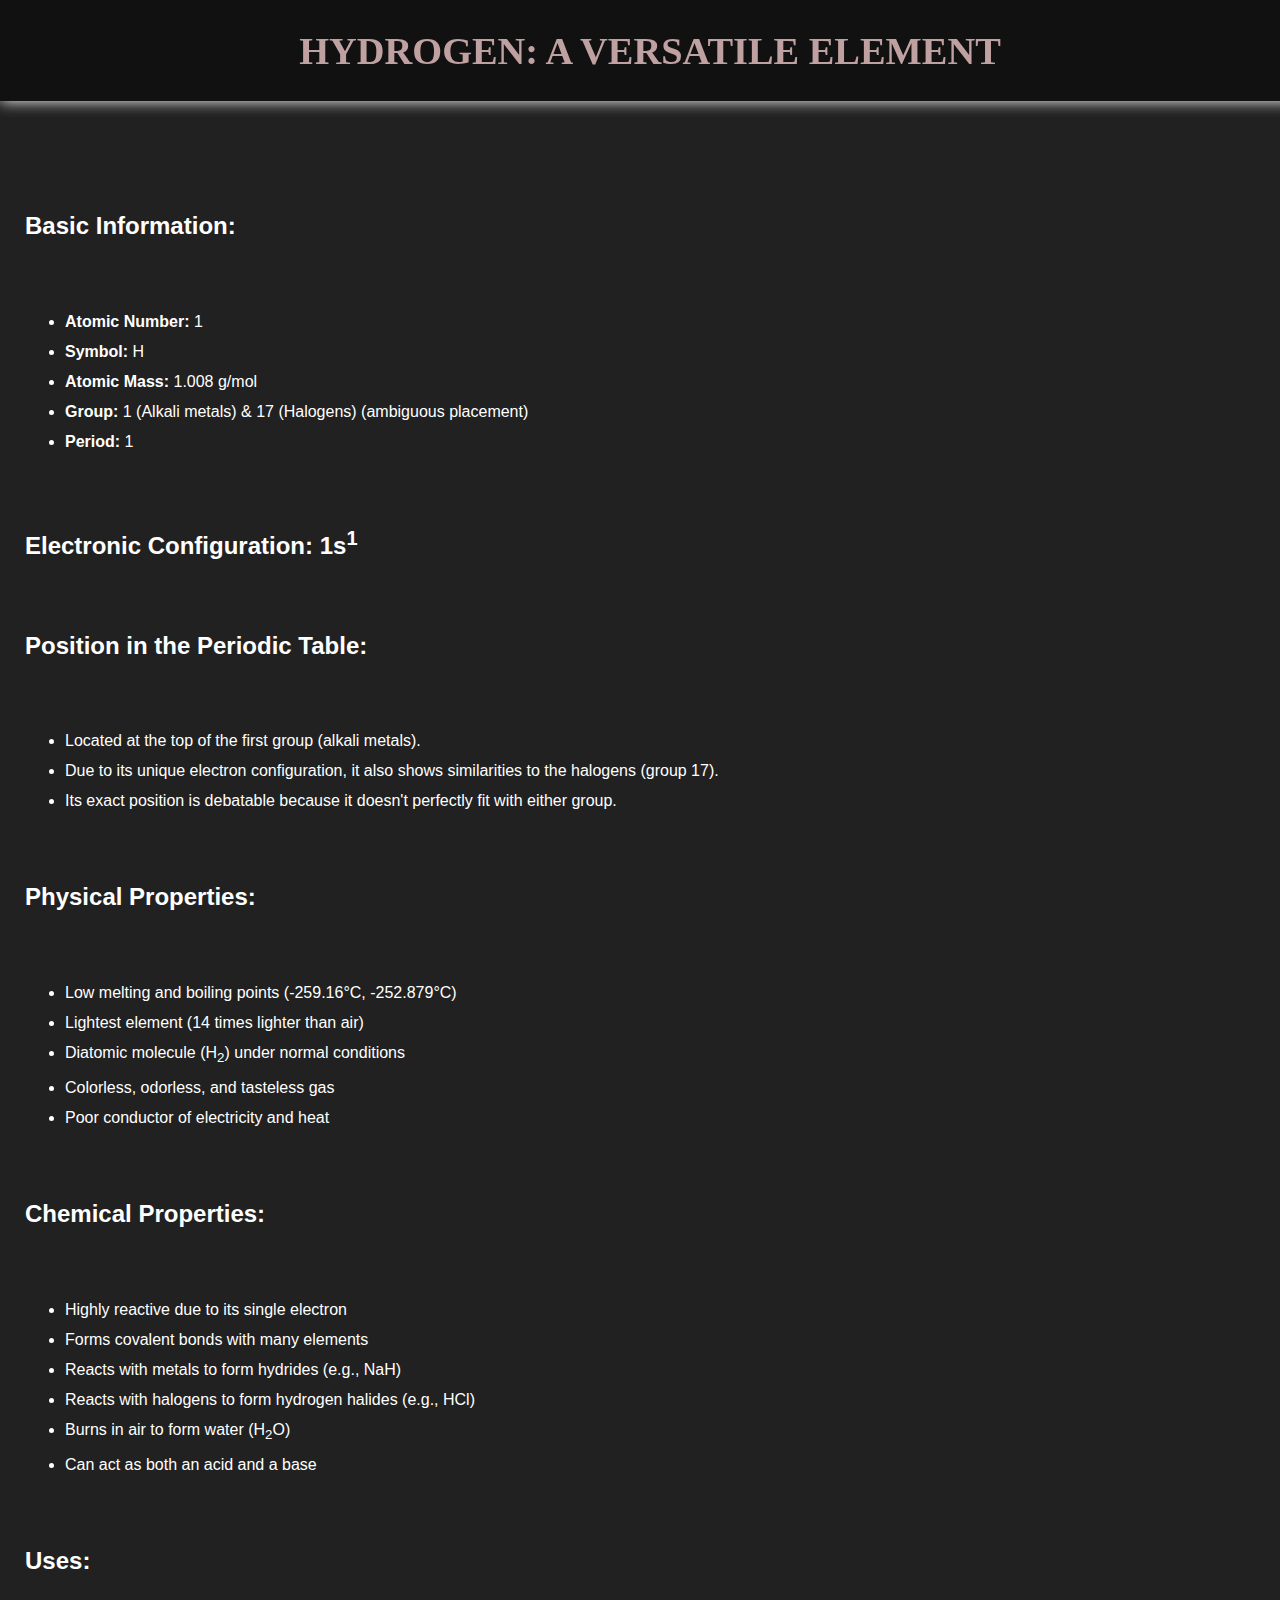
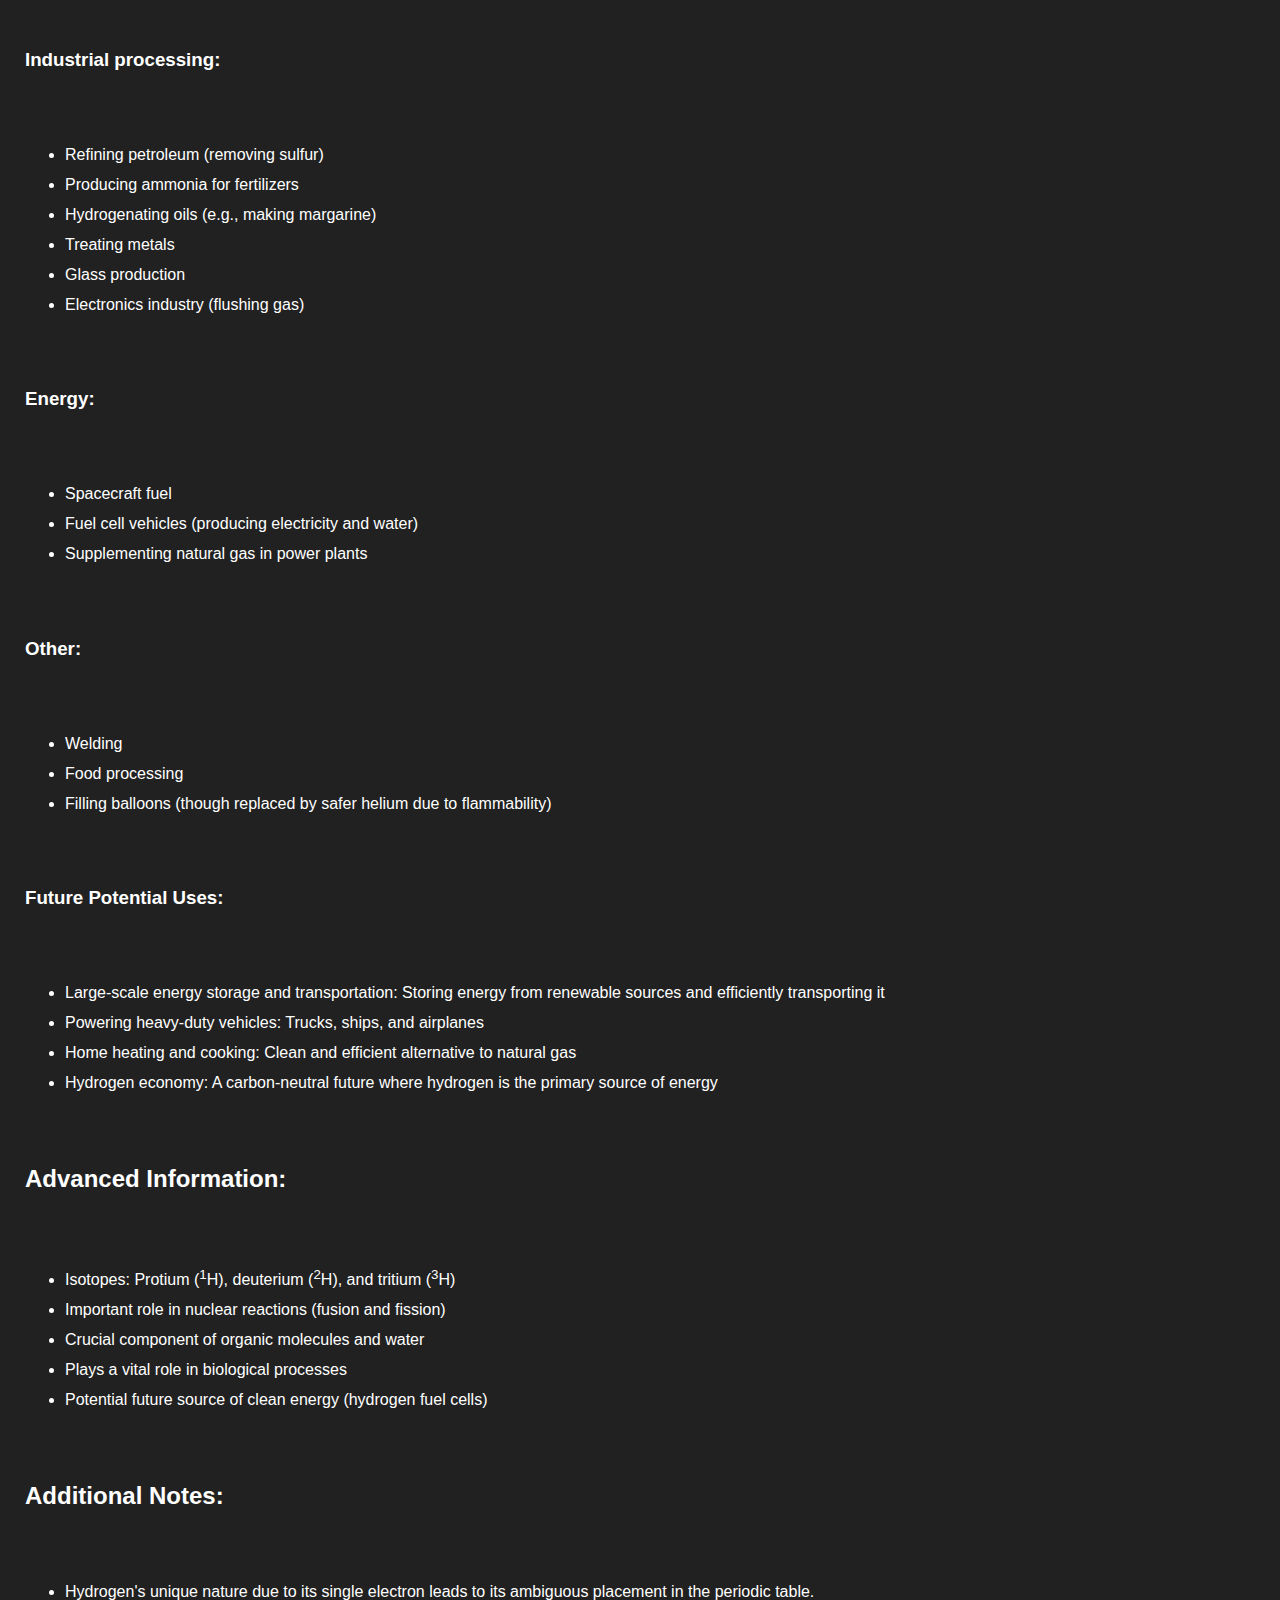
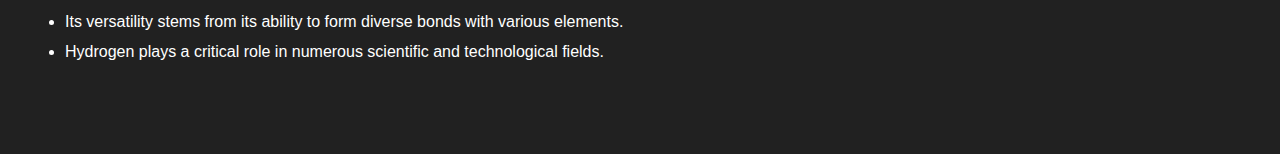
<file: n1hydrogen.html>
<!Doctype html>
<html>

<head>
  <title>Hydrogen</title>
  <link rel="stylesheet" href="elementstyle.css">
  <meta charset="utf-8">
  <meta name="viewport" content="width=device-width, initial-scale=1">
</head>

<body>
  <p>
  <header>
    <h1>HYDROGEN: A VERSATILE ELEMENT</h1>
  </header>
  <br><br><br><br><br>
  <h2>Basic Information:</h2>
  <br>
  <ul>
    <li><b>Atomic Number:</b> 1</li>
    <li><b>Symbol:</b> H</li>
    <li><b>Atomic Mass:</b> 1.008 g/mol</li>
    <li><b>Group:</b> 1 (Alkali metals) & 17 (Halogens) (ambiguous placement)</li>
    <li><b>Period:</b> 1</li>
  </ul>
  <br>

  <h2>Electronic Configuration: 1s<sup>1</sup></h2>
  <br>

  <h2>Position in the Periodic Table:</h2>
  <br>
  <ul>
    <li>Located at the top of the first group (alkali metals).</li>
    <li>Due to its unique electron configuration, it also shows similarities to the halogens (group 17).</li>
    <li>Its exact position is debatable because it doesn't perfectly fit with either group.</li>
  </ul>
  <br>

  <h2>Physical Properties:</h2>
  <br>
  <ul>
    <li>Low melting and boiling points (-259.16°C, -252.879°C)</li>
    <li>Lightest element (14 times lighter than air)</li>
    <li>Diatomic molecule (H<sub>2</sub>) under normal conditions</li>
    <li>Colorless, odorless, and tasteless gas</li>
    <li>Poor conductor of electricity and heat</li>
  </ul>
  <br>
  <h2>Chemical Properties:</h2>
  <br>
  <ul>
    <li>Highly reactive due to its single electron</li>
    <li>Forms covalent bonds with many elements</li>
    <li>Reacts with metals to form hydrides (e.g., NaH)</li>
    <li>Reacts with halogens to form hydrogen halides (e.g., HCl)</li>
    <li>Burns in air to form water (H<sub>2</sub>O)</li>
    <li>Can act as both an acid and a base</li>
  </ul>
  <br>
  <h2>Uses:</h2>
  <br>
  <div class="uses">
    <h3>Industrial processing:</h3>
    <br>
    <ul>
      <li>Refining petroleum (removing sulfur)</li>
      <li>Producing ammonia for fertilizers</li>
      <li>Hydrogenating oils (e.g., making margarine)</li>
      <li>Treating metals</li>
      <li>Glass production</li>
      <li>Electronics industry (flushing gas)</li>
    </ul>
    <br>

    <h3>Energy:</h3>
    <br>
    <ul>
      <li>Spacecraft fuel</li>
      <li>Fuel cell vehicles (producing electricity and water)</li>
      <li>Supplementing natural gas in power plants</li>
    </ul>
    <br>

    <h3>Other:</h3>
    <br>
    <ul>
      <li>Welding</li>
      <li>Food processing</li>
      <li>Filling balloons (though replaced by safer helium due to flammability)</li>
    </ul>
    <br>

    <h3>Future Potential Uses:</h3>
    <br>
    <ul>
      <li>Large-scale energy storage and transportation: Storing energy from renewable sources and efficiently
        transporting it</li>
      <li>Powering heavy-duty vehicles: Trucks, ships, and airplanes</li>
      <li>Home heating and cooking: Clean and efficient alternative to natural gas</li>
      <li>Hydrogen economy: A carbon-neutral future where hydrogen is the primary source of energy</li>
    </ul>
  </div>
  <br>

  <h2>Advanced Information:</h2>
  <br>
  <ul>
    <li>Isotopes: Protium (<sup>1</sup>H), deuterium (<sup>2</sup>H), and tritium (<sup>3</sup>H)</li>
    <li>Important role in nuclear reactions (fusion and fission)</li>
    <li>Crucial component of organic molecules and water</li>
    <li>Plays a vital role in biological processes</li>
    <li>Potential future source of clean energy (hydrogen fuel cells)</li>
  </ul>
  <br>

  <h2>Additional Notes:</h2>
  <br>
  <ul>
    <li>Hydrogen's unique nature due to its single electron leads to its ambiguous placement in the periodic table.</li>
    <li>Its versatility stems from its ability to form diverse bonds with various elements.</li>
    <li>Hydrogen plays a critical role in numerous scientific and technological fields.</li>
  </ul>
  <br>
  </p>
</body>

</html>
</file>
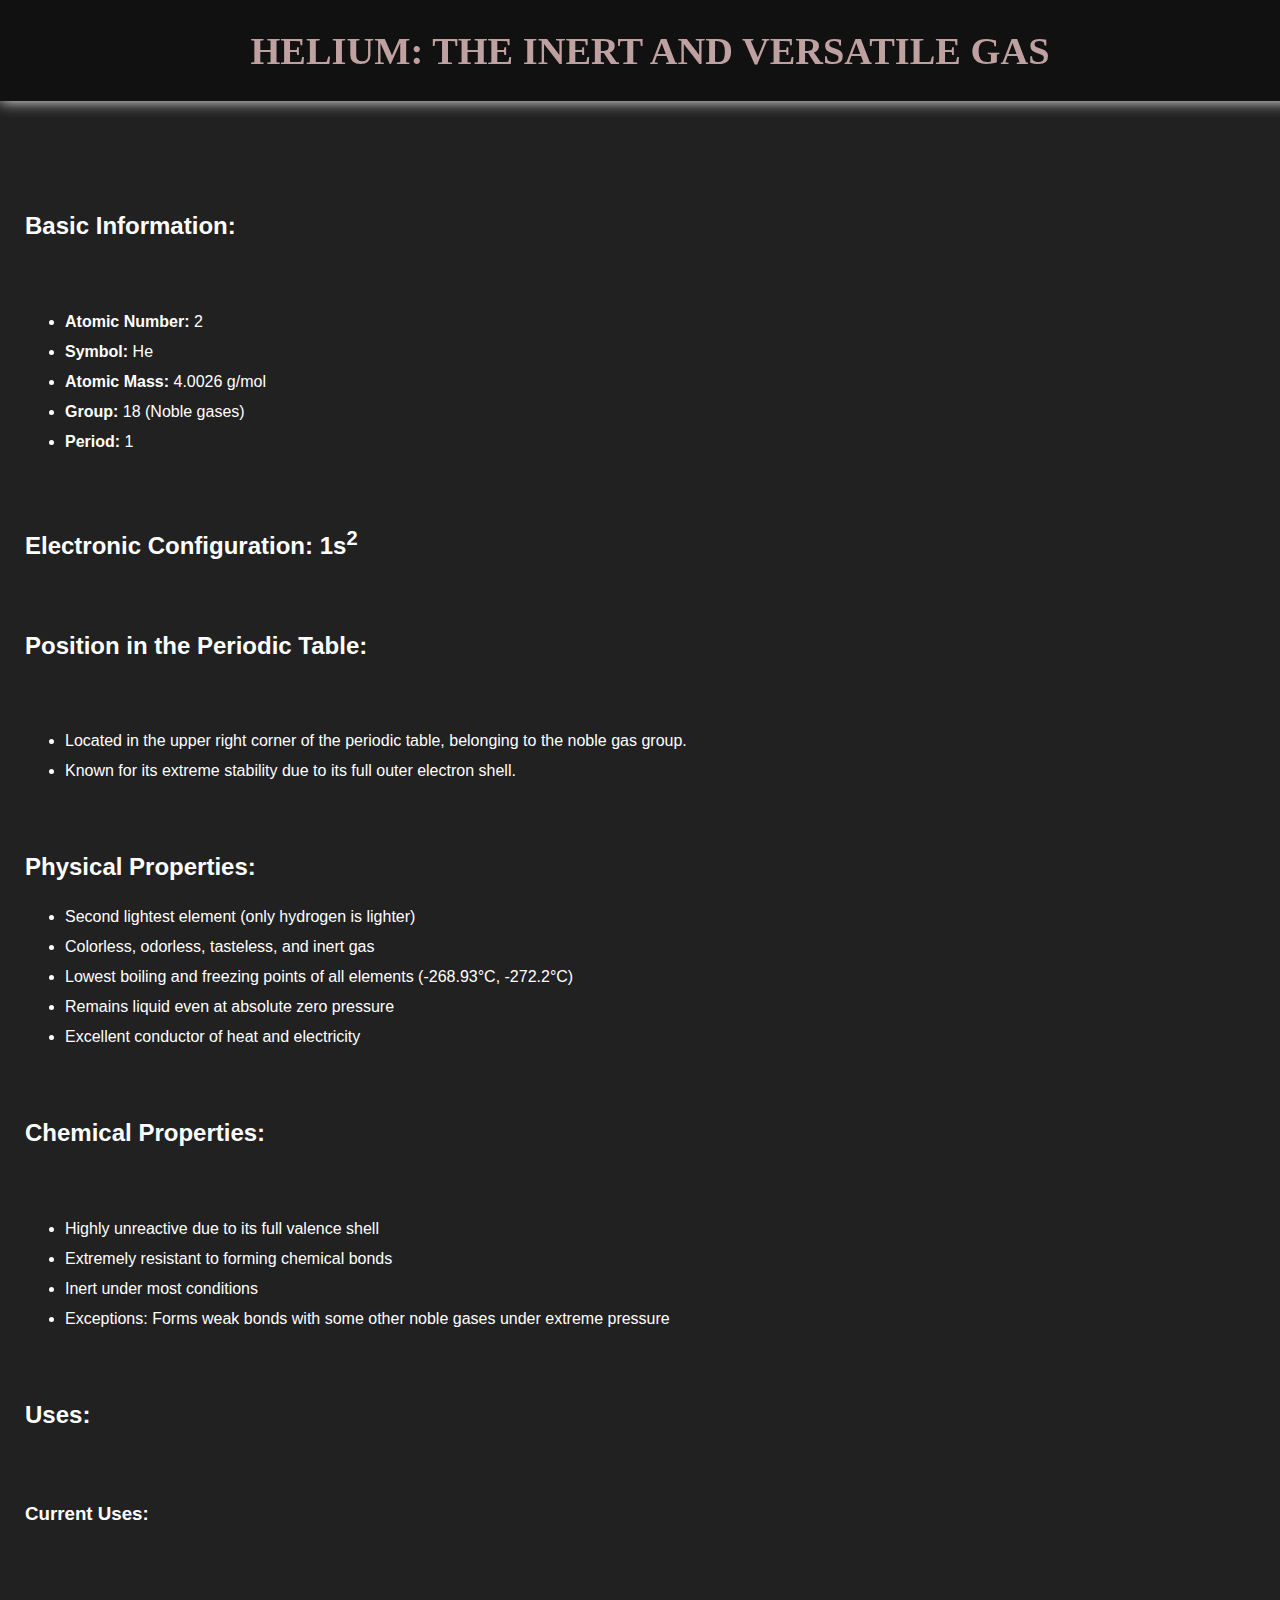
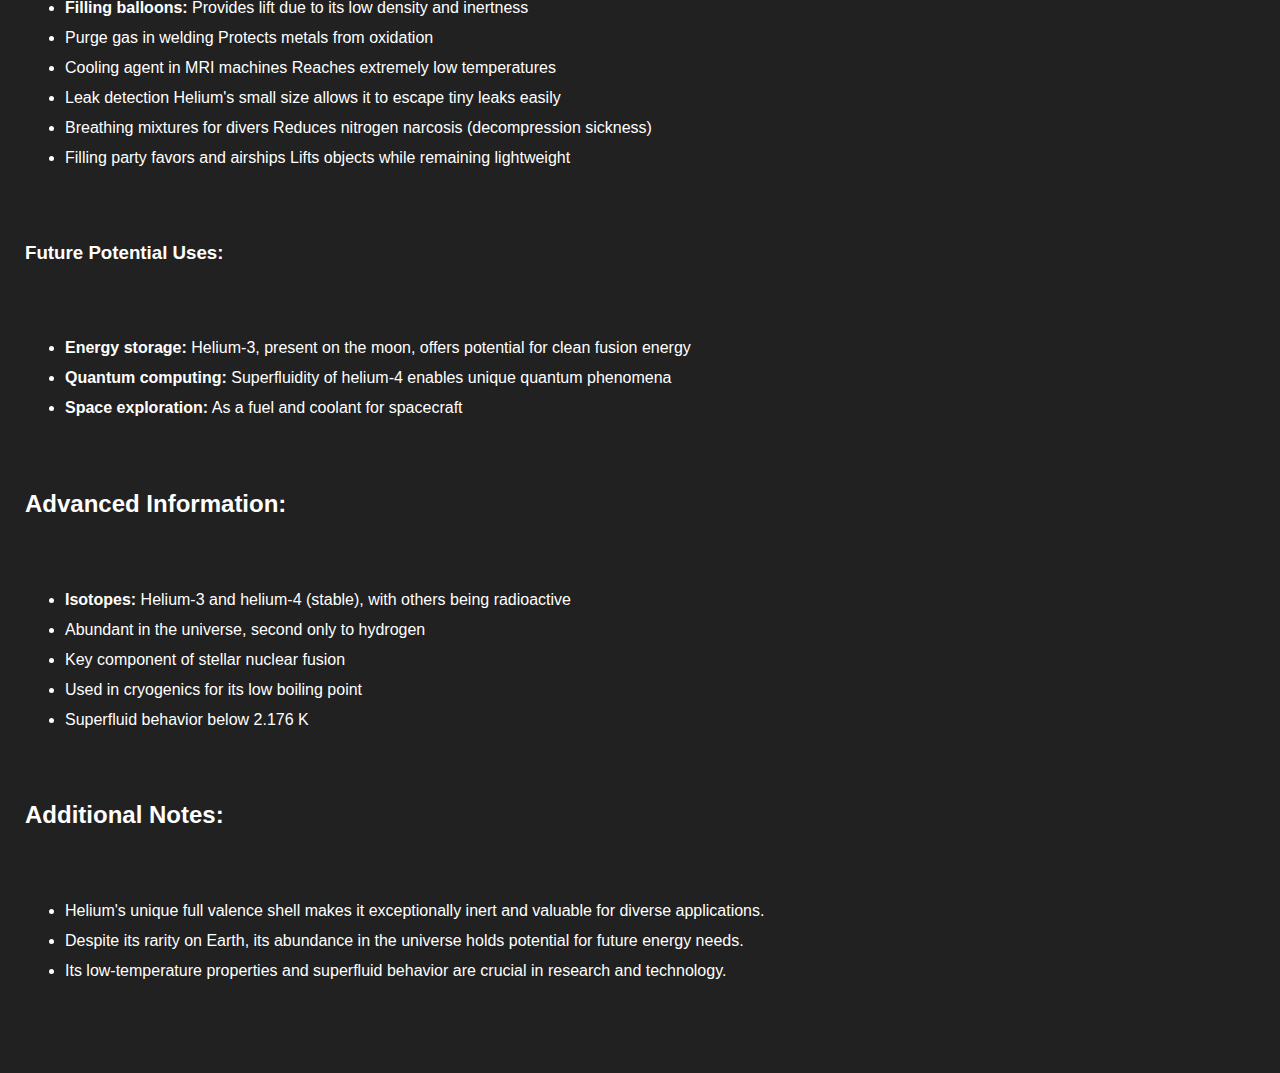
<file: n2helium.html>
<!Doctype html>
<html>
  <head>
    <title>Helium</title>
    <link rel="stylesheet" href="elementstyle.css">
    <meta charset="utf-8">
    <meta name="viewport" content="width=device-width, initial-scale=1">
  </head>
  <body>
   <p>
    <header><h1>HELIUM: THE INERT AND VERSATILE GAS</h1></header>
    <br><br><br><br><br>

<h2>Basic Information:</h2>
<br>
    <ul>
      <li><b>Atomic Number:</b> 2</li>
      <li><b>Symbol:</b> He</li>
      <li><b>Atomic Mass:</b> 4.0026 g/mol</li>
      <li><b>Group:</b> 18 (Noble gases)</li>
      <li><b>Period:</b> 1</li>
    </ul>
<br>

<h2>Electronic Configuration: 1s<sup>2</sup></h2>
<br>

<h2>Position in the Periodic Table:</h2>
<br>
   <ul>
     <li>Located in the upper right corner of the periodic table, belonging to the noble gas group.</li>
     <li>Known for its extreme stability due to its full outer electron shell.</li>
   </ul>
<br>

<h2>Physical Properties:</h2>
  <ul>
  <li>Second lightest element (only hydrogen is lighter)</li>
  <li>Colorless, odorless, tasteless, and inert gas</li>
  <li>Lowest boiling and freezing points of all elements (-268.93°C, -272.2°C)</li>
  <li>Remains liquid even at absolute zero pressure</li>
  <li>Excellent conductor of heat and electricity</li>
  </ul>
  <br>


<h2>Chemical Properties:</h2>
<br>
  <ul>
  <li>Highly unreactive due to its full valence shell</li>
  <li>Extremely resistant to forming chemical bonds</li>
  <li>Inert under most conditions</li>
  <li>Exceptions: Forms weak bonds with some other noble gases under extreme pressure</li>
  </ul>
  <br>
    
<h2>Uses:</h2>
 <br>
    <div>

 <h3> Current Uses:</h3>
      <br>
      <ul>
        <li><b>Filling balloons:</b> Provides lift due to its low density and inertness</li>
        <li>Purge gas in welding Protects metals from oxidation</li>
        <li>Cooling agent in MRI machines Reaches extremely low temperatures</li>
        <li>Leak detection Helium's small size allows it to escape tiny leaks easily</li>
        <li>Breathing mixtures for divers Reduces nitrogen narcosis (decompression sickness)</li>
        <li>Filling party favors and airships Lifts objects while remaining lightweight</li>
      </ul>
      <br>

<h3>Future Potential Uses:</h3>
      <br>
      <ul>
         <li><b>Energy storage:</b> Helium-3, present on the moon, offers potential for clean fusion energy</li>
         <li><b>Quantum computing:</b> Superfluidity of helium-4 enables unique quantum phenomena</li>
         <li><b>Space exploration:</b> As a fuel and coolant for spacecraft</li>
      </ul>
      <br>
    </div>


<h2>Advanced Information:</h2>
    <br>
    <ul>

      <li><b>Isotopes:</b> Helium-3 and helium-4 (stable), with others being radioactive</li>
      <li>Abundant in the universe, second only to hydrogen</li>
     <li>Key component of stellar nuclear fusion</li>
      <li>Used in cryogenics for its low boiling point</li>
      <li>Superfluid behavior below 2.176 K</li>
    </ul>
    <br>

<h2>Additional Notes:</h2>
    <br>
      <ul>

        <li>Helium's unique full valence shell makes it exceptionally inert and valuable for diverse applications.</li>
        <li>Despite its rarity on Earth, its abundance in the universe holds potential for future energy needs.</li>
        <li>Its low-temperature properties and superfluid behavior are crucial in research and technology.</li>
      </ul>
    <br>

   </p>
  </body>
</html>
</file>
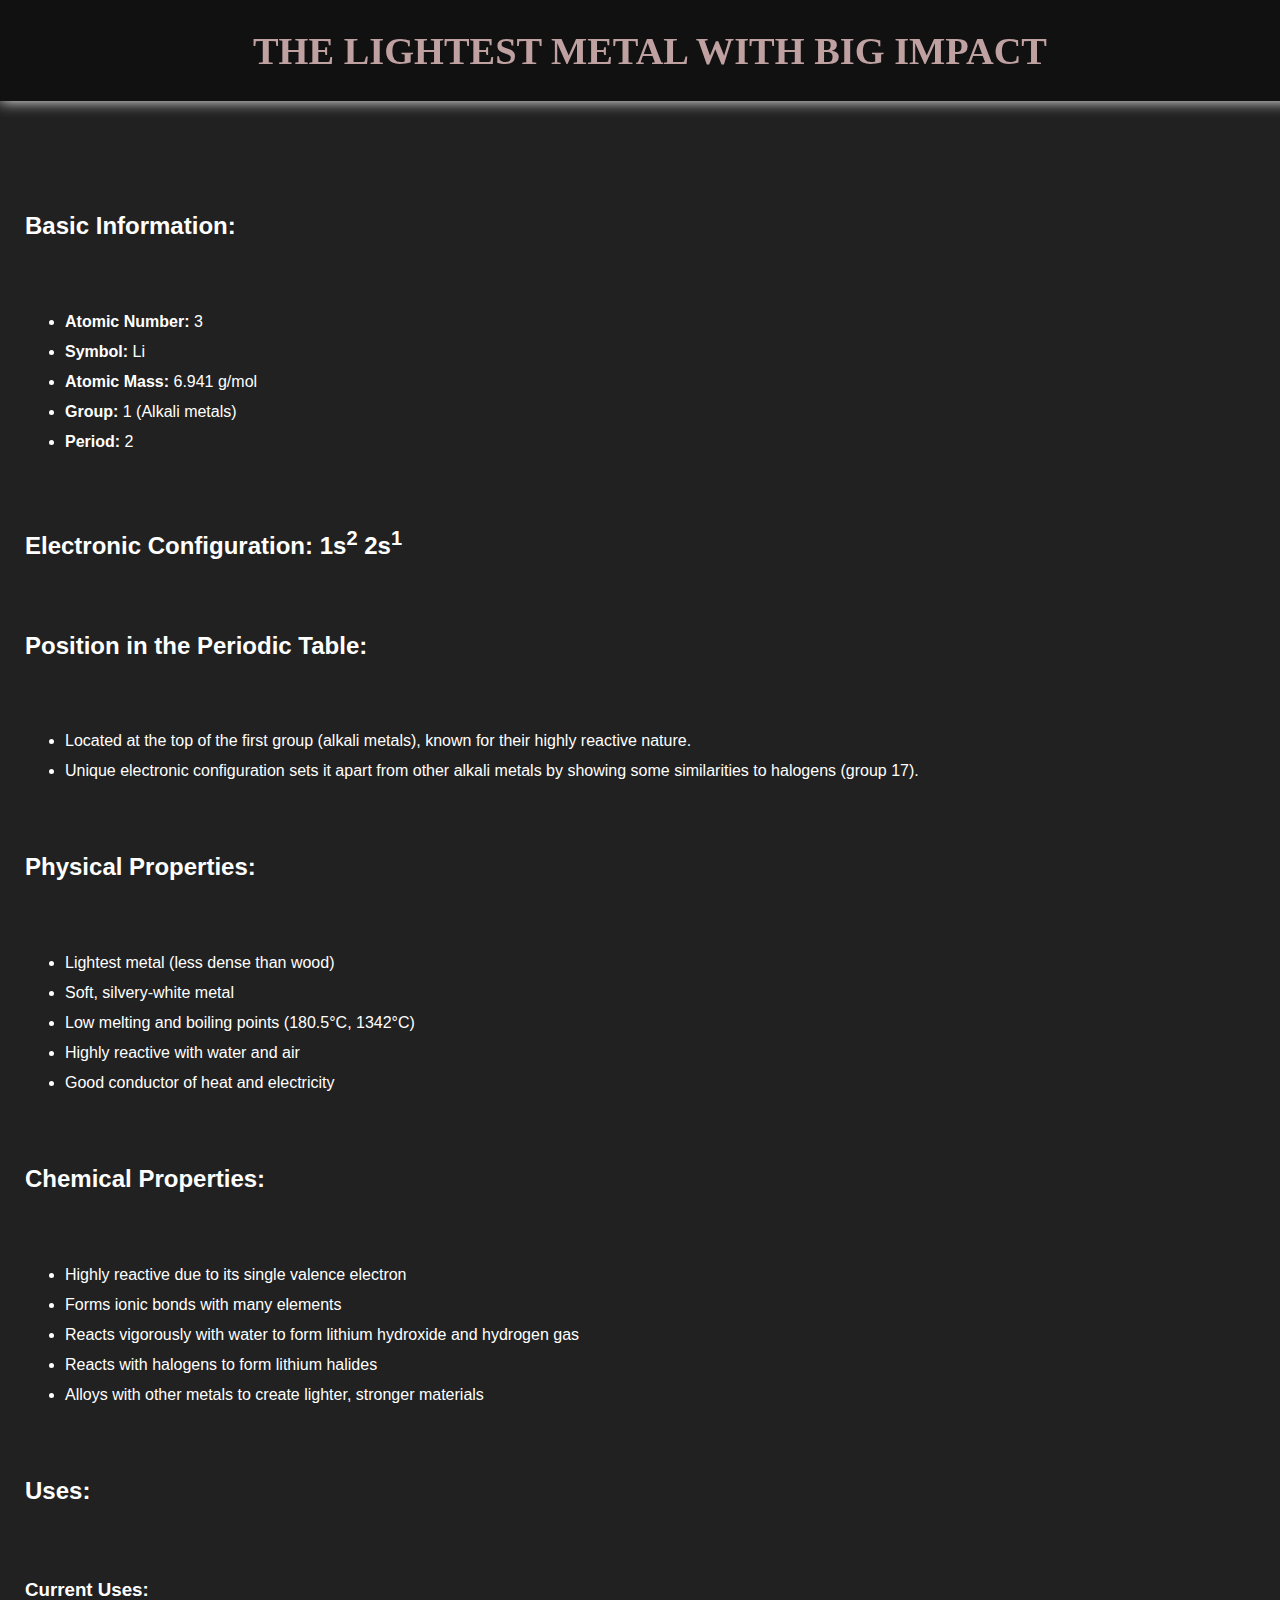
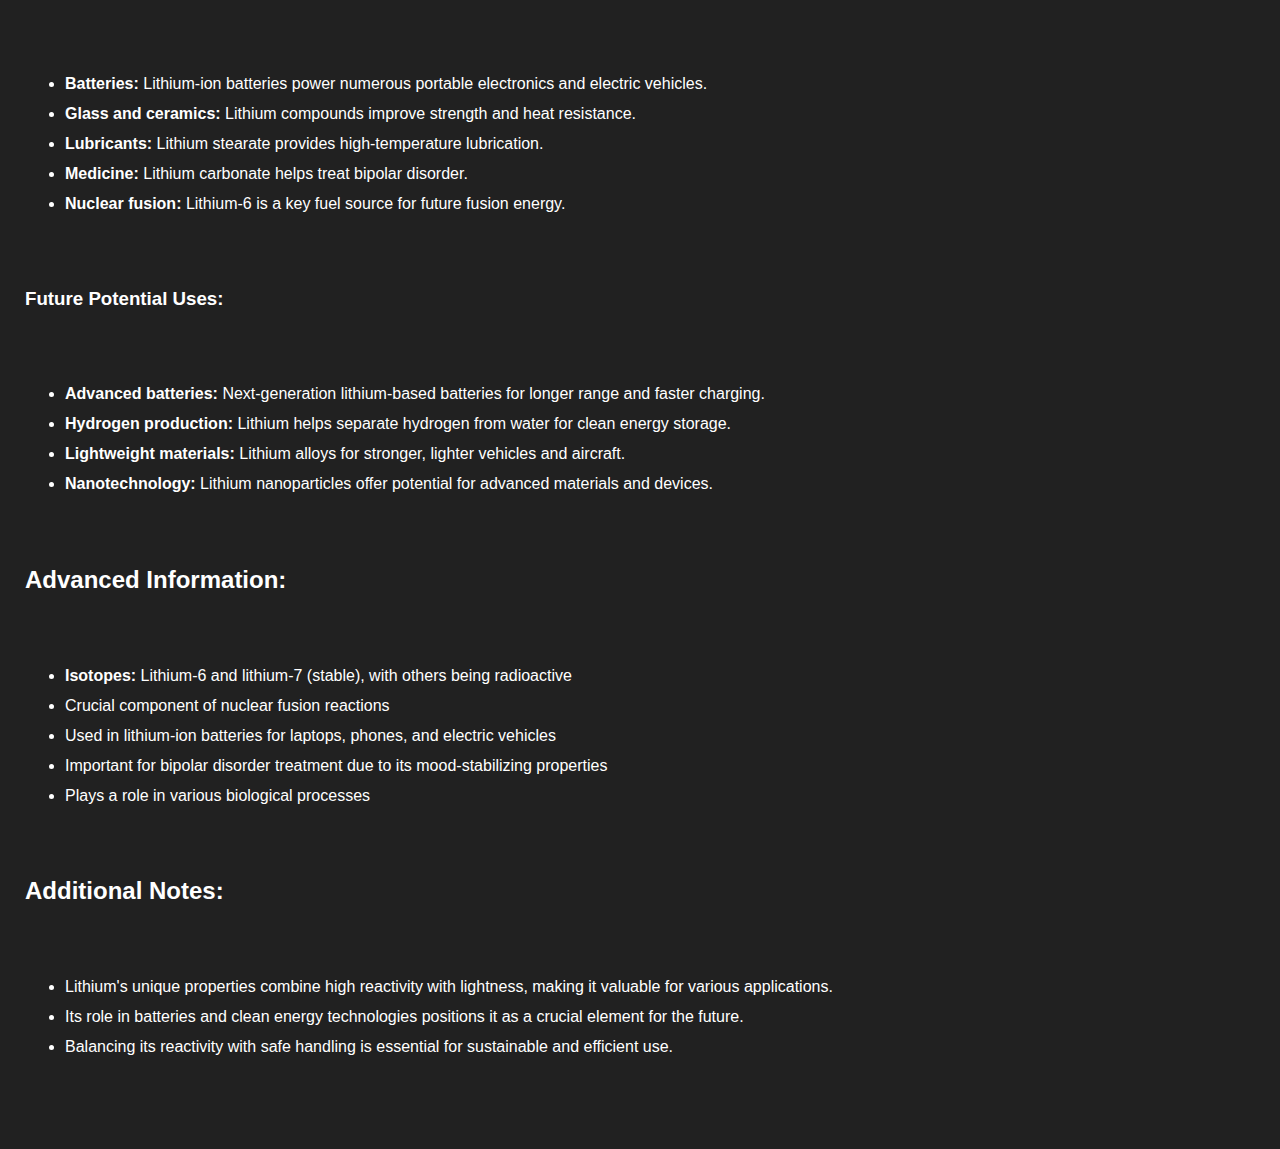
<file: n3lithium.html>
<!Doctype html>
<html>
  <head>
    <title>Lithium</title>
    <link rel="stylesheet" href="elementstyle.css">
    <meta charset="utf-8">
    <meta name="viewport" content="width=device-width, initial-scale=1">
  </head>
  <body>
   <p>
  <header><h1>THE LIGHTEST METAL WITH BIG IMPACT</h1></header>
  <br><br><br><br><br>

<h2>Basic Information:</h2>
  <br>
    <ul>

     <li><b>Atomic Number:</b> 3</li>
     <li><b>Symbol:</b> Li</li>
     <li><b>Atomic Mass:</b> 6.941 g/mol</li>
     <li><b>Group:</b> 1 (Alkali metals)</li>
     <li><b>Period:</b> 2</li>
    </ul>
  <br>

<h2>Electronic Configuration: 1s<sup>2</sup> 2s<sup>1</sup></h2>
  <br>

<h2>Position in the Periodic Table:</h2>
  <br>
    <ul>

     <li>Located at the top of the first group (alkali metals), known for their highly reactive nature.</li>
     <li>Unique electronic configuration sets it apart from other alkali metals by showing some similarities to halogens (group 17).</li>
    </ul>
  <br>

<h2>Physical Properties:</h2>
<br> 
    <ul>
     	<li>Lightest metal (less dense than wood)</li>
     	<li>Soft, silvery-white metal</li>
     	<li>Low melting and boiling points (180.5°C, 1342°C)</li>
     	<li>Highly reactive with water and air</li>
     	<li>Good conductor of heat and electricity</li>
   </ul>
<br>

<h2>Chemical Properties:</h2>
<br>
    <ul>

      <li>Highly reactive due to its single valence electron</li>
      <li>Forms ionic bonds with many elements</li>
      <li>Reacts vigorously with water to form lithium hydroxide and hydrogen gas</li>
      <li>Reacts with halogens to form lithium halides</li>
      <li>Alloys with other metals to create lighter, stronger materials</li>
    </ul>
<br>

<h2>Uses:</h2>
<br>
 <div>
  <h3>Current Uses:</h3>
    <br>
   <ul>
     	<li><b>Batteries:</b> Lithium-ion batteries power numerous portable electronics and electric vehicles.</li>
     	<li><b>Glass and ceramics:</b> Lithium compounds improve strength and heat resistance.</li>
     	<li><b>Lubricants:</b> Lithium stearate provides high-temperature lubrication.</li>
     	<li><b>Medicine:</b> Lithium carbonate helps treat bipolar disorder.</li>
     	<li><b>Nuclear fusion:</b> Lithium-6 is a key fuel source for future fusion energy.</li>
   </ul>
   <br>

   <h3>Future Potential Uses:</h3>
   <br>
    <ul>

      <li><b>Advanced batteries:</b> Next-generation lithium-based batteries for longer range and faster charging.</li>
      <li><b>Hydrogen production:</b> Lithium helps separate hydrogen from water for clean energy storage.</li>
      <li><b>Lightweight materials:</b> Lithium alloys for stronger, lighter vehicles and aircraft.</li>
      <li><b>Nanotechnology:</b> Lithium nanoparticles offer potential for advanced materials and devices.</li>
    </ul>
   <br>
 </div>

<h2>Advanced Information:</h2>
    <br>
    <ul>

      <li><b>Isotopes:</b> Lithium-6 and lithium-7 (stable), with others being radioactive</li>
      <li>Crucial component of nuclear fusion reactions</li>
      <li>Used in lithium-ion batteries for laptops, phones, and electric vehicles</li>
      <li>Important for bipolar disorder treatment due to its mood-stabilizing properties</li>
      <li>Plays a role in various biological processes</li>
    </ul> 
    <br>

<h2>Additional Notes:</h2>
    <br>
    <ul>

       <li>Lithium's unique properties combine high reactivity with lightness, making it valuable for various applications.</li>
       <li>Its role in batteries and clean energy technologies positions it as a crucial element for the future.</li>
       <li>Balancing its reactivity with safe handling is essential for sustainable and efficient use.</li>
    </ul>
    <br>

   </p>
  </body>
</html>
</file>
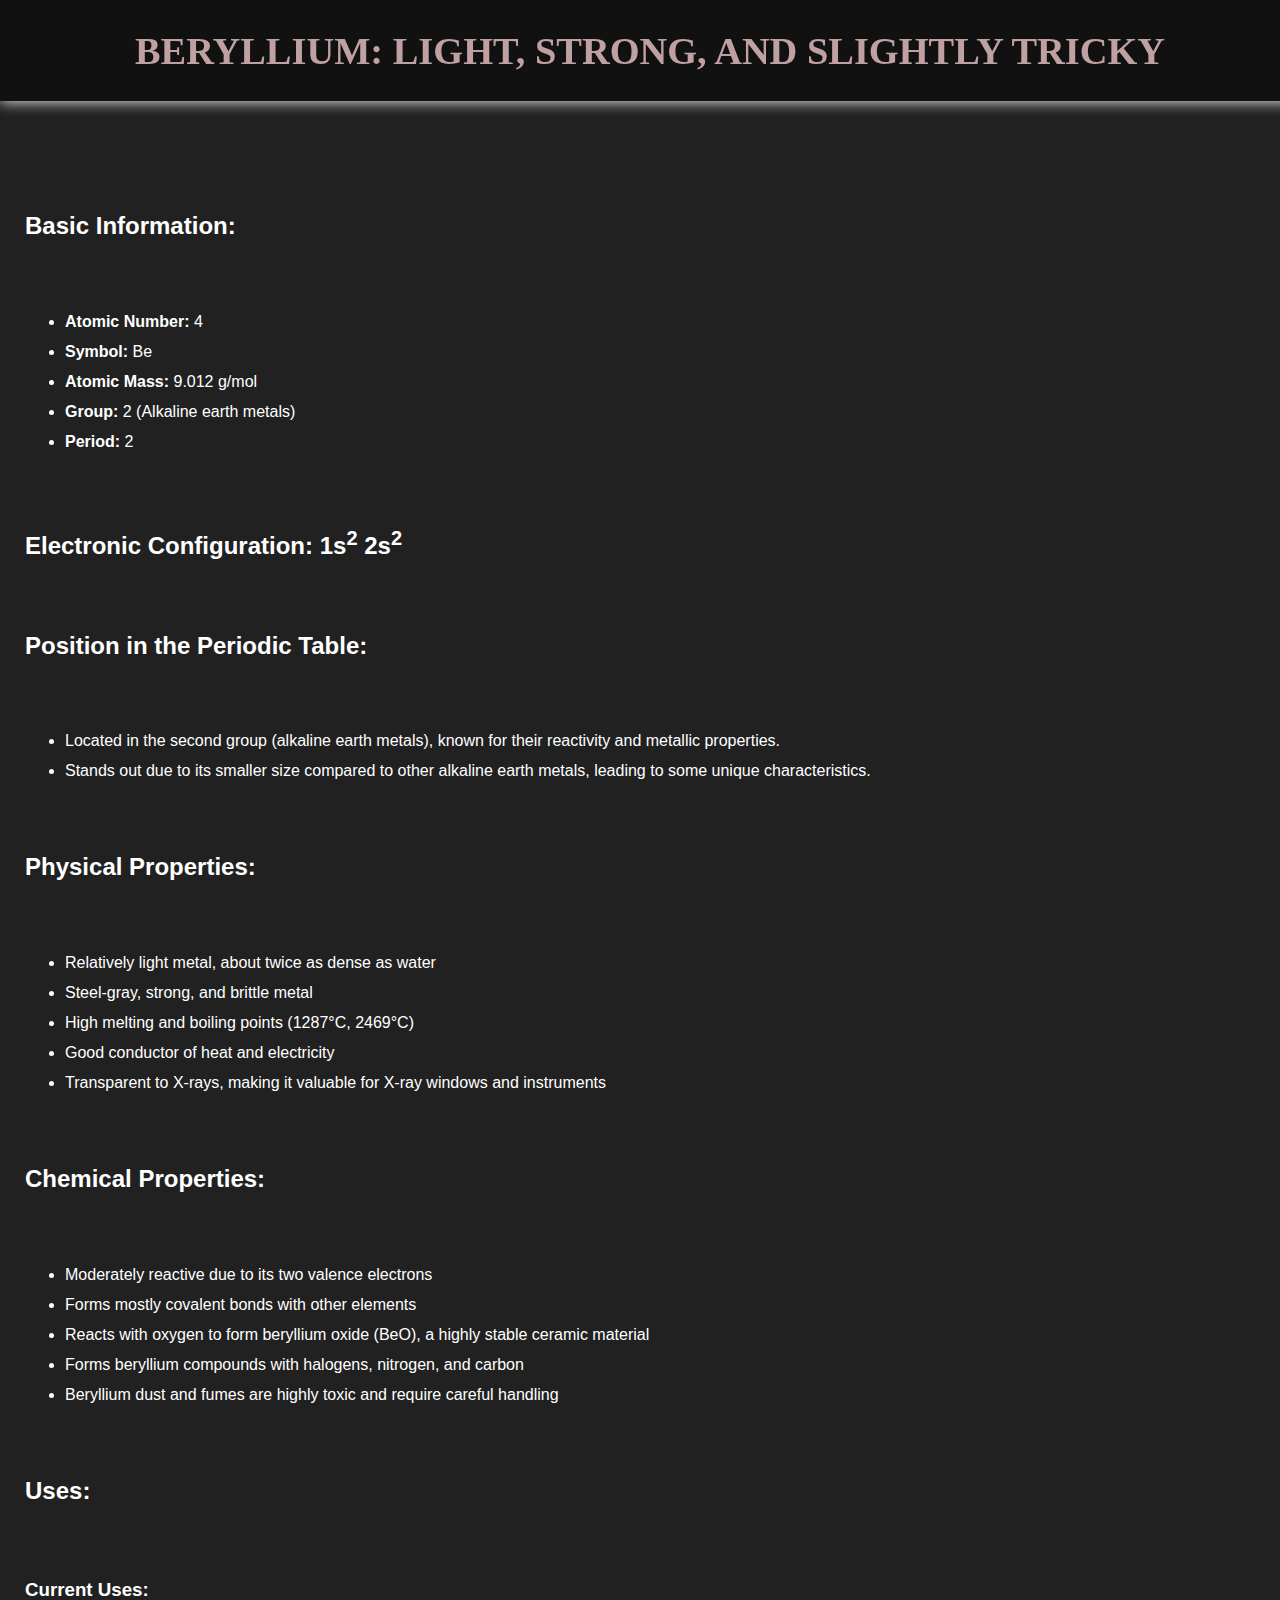
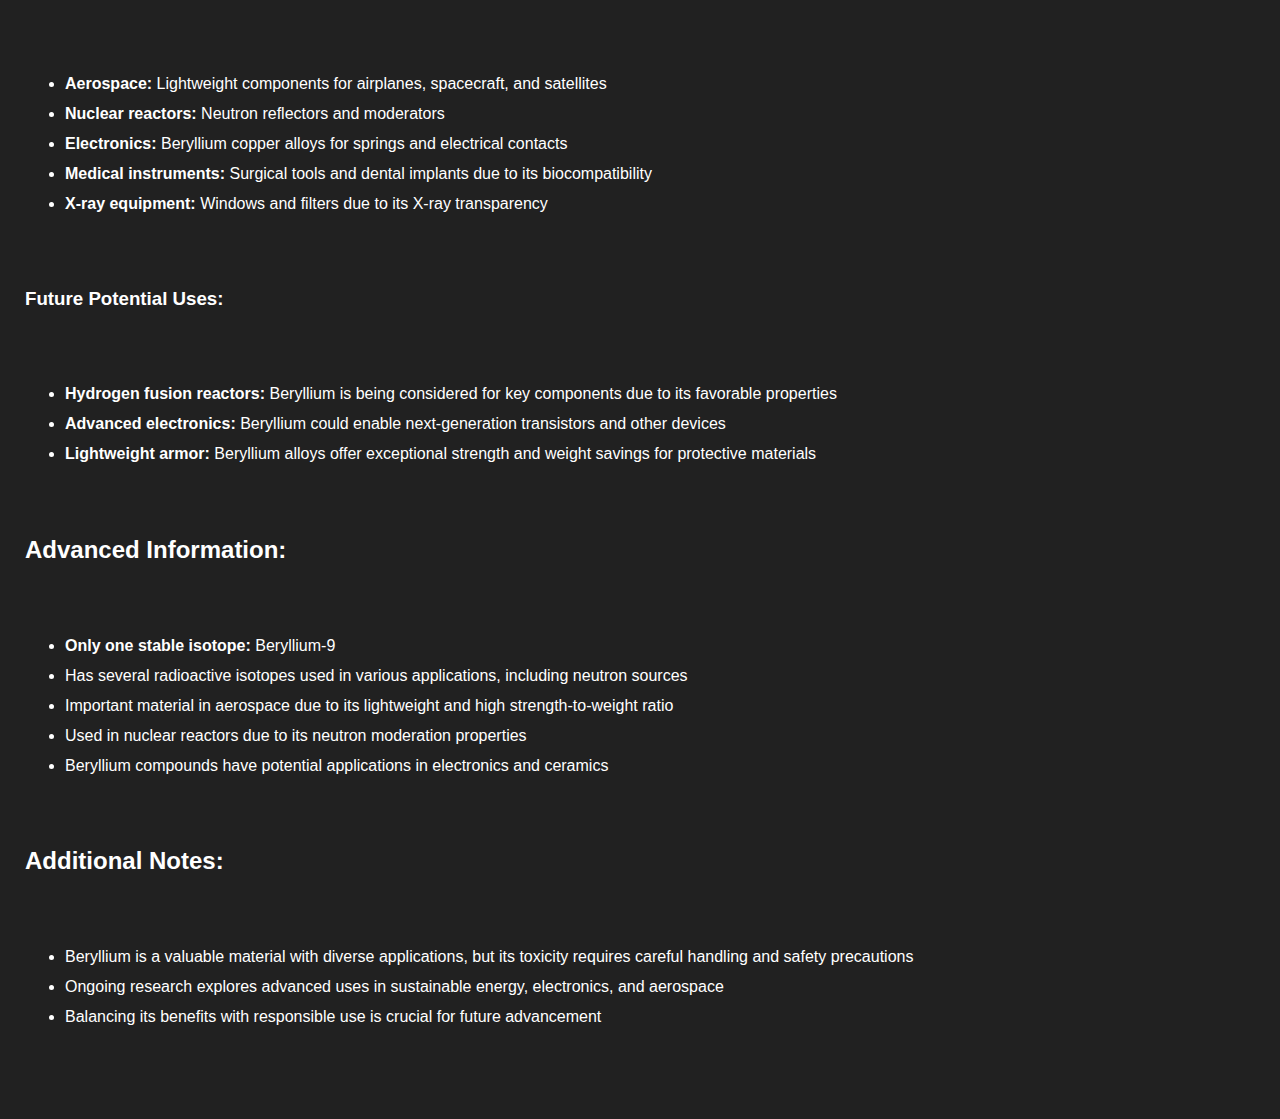
<file: n4beryllium.html>
<!Doctype html>
<html>
  <head>
    <title>Beryllium</title>
    <link rel="stylesheet" href="elementstyle.css">
    <meta charset="utf-8">
    <meta name="viewport" content="width=device-width, initial-scale=1">
  </head>
  <body>
   <p>
<header><h1>BERYLLIUM: LIGHT, STRONG, AND SLIGHTLY TRICKY</h1></header>
  <br><br><br><br><br>

<h2>Basic Information:</h2>
  <br>
    <ul>

     <li><b>Atomic Number:</b> 4</li>
     <li><b>Symbol:</b> Be</li>
     <li><b>Atomic Mass:</b> 9.012 g/mol</li>
     <li><b>Group:</b> 2 (Alkaline earth metals)</li>
     <li><b>Period:</b> 2</li>
    </ul>
  <br>

<h2>Electronic Configuration: 1s<sup>2</sup> 2s<sup>2</sup></h2>
  <br>

<h2>Position in the Periodic Table:</h2>
  <br>
    <ul>

     <li>Located in the second group (alkaline earth metals), known for their reactivity and metallic properties.</li>
     <li>Stands out due to its smaller size compared to other alkaline earth metals, leading to some unique characteristics.</li>
    </ul>
  <br>

<h2>Physical Properties:</h2>
<br> 
    <ul>
     	<li>Relatively light metal, about twice as dense as water</li>
     	<li>Steel-gray, strong, and brittle metal</li>
     	<li>High melting and boiling points (1287°C, 2469°C)</li>
     	<li>Good conductor of heat and electricity</li>
     	<li>Transparent to X-rays, making it valuable for X-ray windows and instruments</li>
   </ul>
<br>

<h2>Chemical Properties:</h2>
<br>
    <ul>

      <li>Moderately reactive due to its two valence electrons</li>
      <li>Forms mostly covalent bonds with other elements</li>
      <li>Reacts with oxygen to form beryllium oxide (BeO), a highly stable ceramic material</li>
      <li>Forms beryllium compounds with halogens, nitrogen, and carbon</li>
      <li>Beryllium dust and fumes are highly toxic and require careful handling</li>
    </ul>
<br>

<h2>Uses:</h2>
<br>
 <div>
  <h3>Current Uses:</h3>
    <br>
   <ul>
     	<li><b>Aerospace:</b> Lightweight components for airplanes, spacecraft, and satellites</li>
     	<li><b>Nuclear reactors:</b> Neutron reflectors and moderators</li>
     	<li><b>Electronics:</b> Beryllium copper alloys for springs and electrical contacts</li>
     	<li><b>Medical instruments:</b> Surgical tools and dental implants due to its biocompatibility</li>
     	<li><b>X-ray equipment:</b> Windows and filters due to its X-ray transparency</li>
   </ul>
   <br>

   <h3>Future Potential Uses:</h3>
   <br>
    <ul>

      <li><b>Hydrogen fusion reactors:</b> Beryllium is being considered for key components due to its favorable properties</li>
      <li><b>Advanced electronics:</b> Beryllium could enable next-generation transistors and other devices</li>
      <li><b>Lightweight armor:</b> Beryllium alloys offer exceptional strength and weight savings for protective materials</li>
    </ul>
   <br>
 </div>

<h2>Advanced Information:</h2>
    <br>
    <ul>

      <li><b>Only one stable isotope:</b> Beryllium-9</li>
      <li>Has several radioactive isotopes used in various applications, including neutron sources</li>
      <li>Important material in aerospace due to its lightweight and high strength-to-weight ratio</li>
      <li>Used in nuclear reactors due to its neutron moderation properties</li>
      <li>Beryllium compounds have potential applications in electronics and ceramics</li>
    </ul> 
    <br>

<h2>Additional Notes:</h2>
    <br>
    <ul>

       <li>Beryllium is a valuable material with diverse applications, but its toxicity requires careful handling and safety precautions</li>
       <li>Ongoing research explores advanced uses in sustainable energy, electronics, and aerospace</li>
       <li>Balancing its benefits with responsible use is crucial for future advancement</li>
    </ul>
    <br>

   </p>
  </body>
</html>
</file>
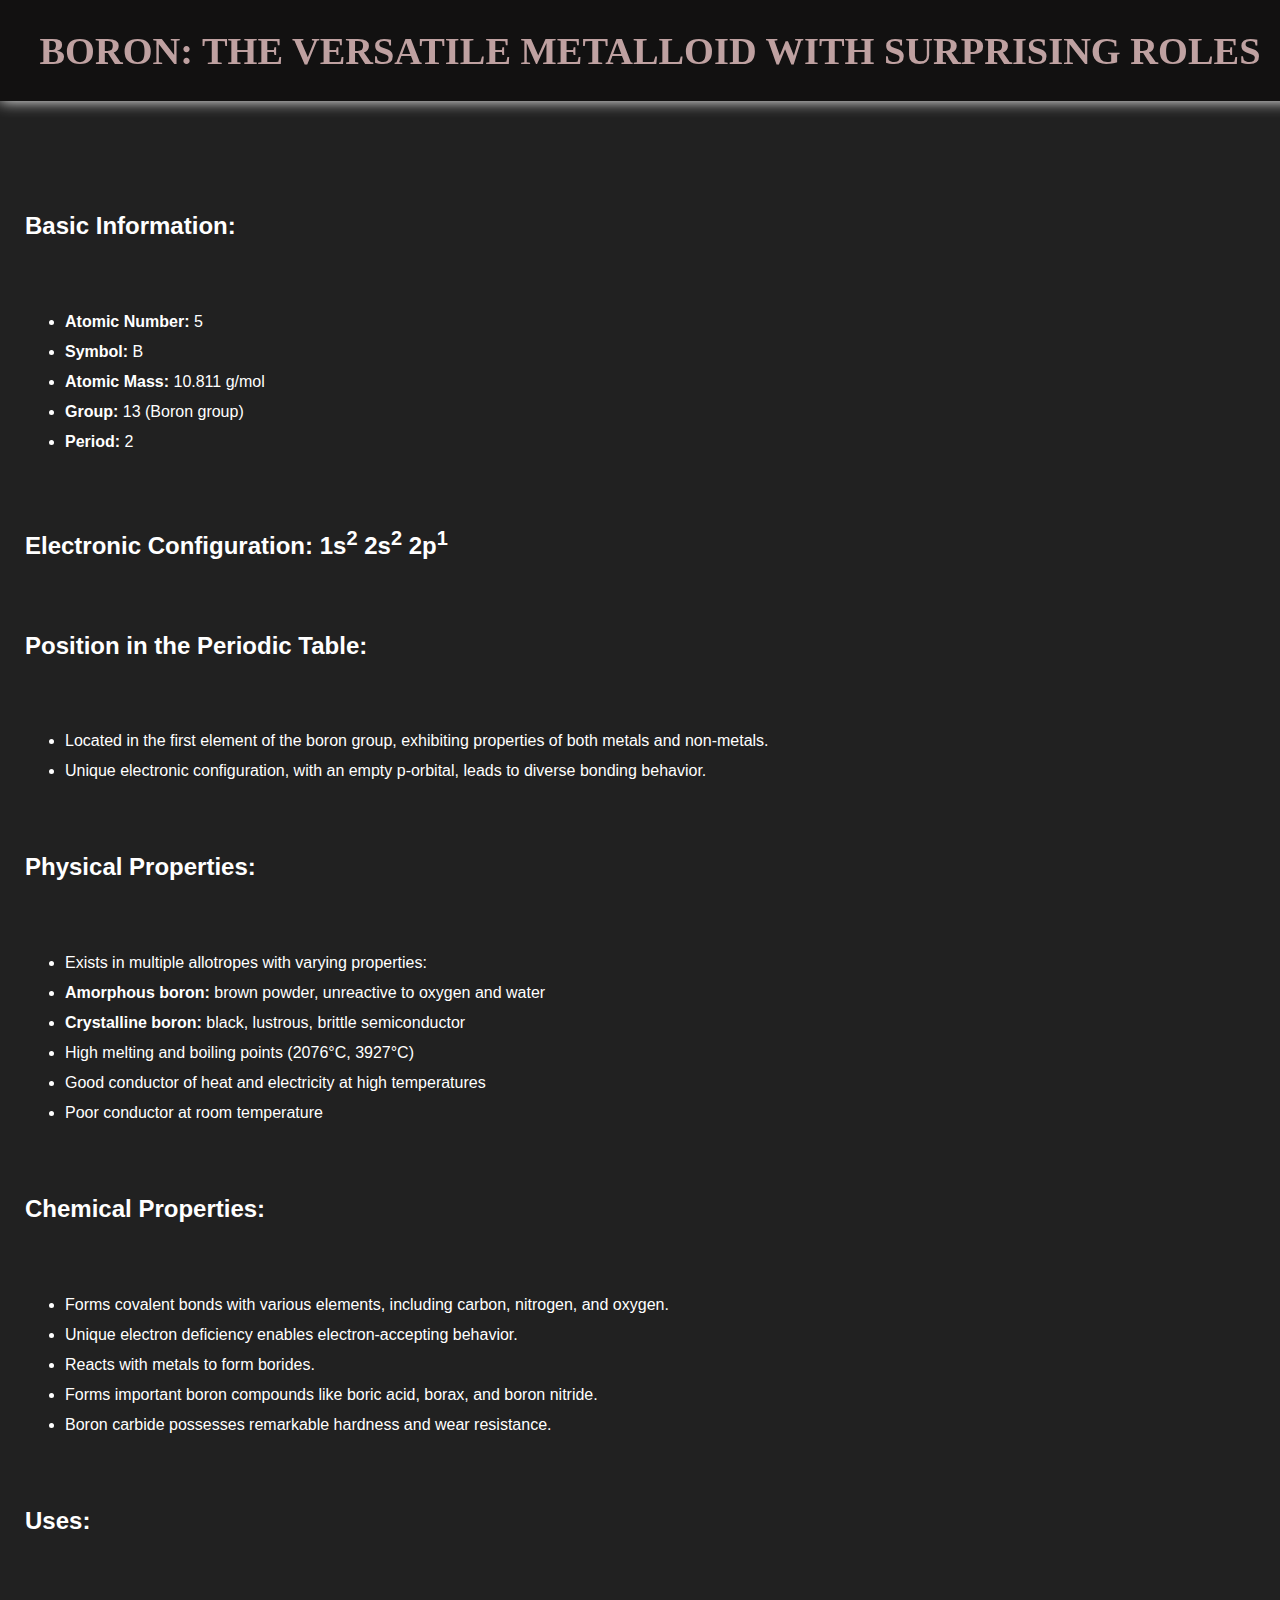
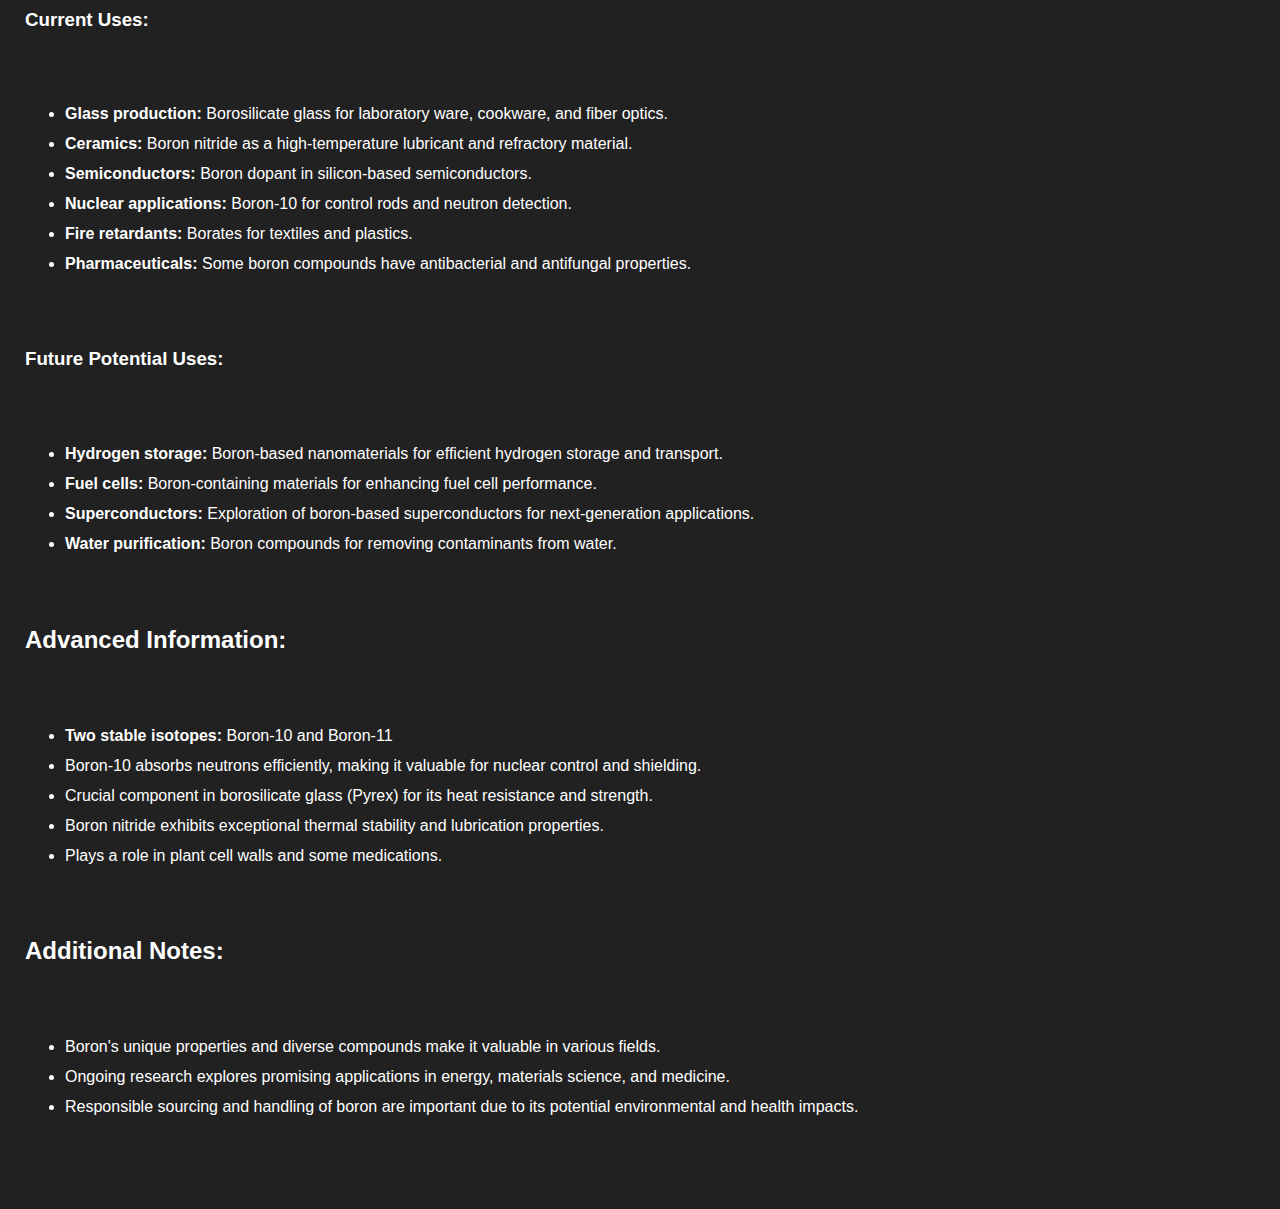
<file: n5boron.html>
<!Doctype html>
<html>
  <head>
    <title>Boron</title>
    <link rel="stylesheet" href="elementstyle.css">
    <meta charset="utf-8">
    <meta name="viewport" content="width=device-width, initial-scale=1">
  </head>
  <body>
   <p>
<header><h1>BORON: THE VERSATILE METALLOID WITH SURPRISING ROLES</h1></header>
  <br><br><br><br><br>

<h2>Basic Information:</h2>
  <br>
    <ul>

     <li><b>Atomic Number:</b> 5</li>
     <li><b>Symbol:</b> B</li>
     <li><b>Atomic Mass:</b> 10.811 g/mol</li>
     <li><b>Group:</b> 13 (Boron group)</li>
     <li><b>Period:</b> 2</li>
    </ul>
  <br>

<h2>Electronic Configuration: 1s<sup>2</sup> 2s<sup>2</sup> 2p<sup>1</sup></h2>
  <br>

<h2>Position in the Periodic Table:</h2>
  <br>
    <ul>

     <li>Located in the first element of the boron group, exhibiting properties of both metals and non-metals.</li>
     <li>Unique electronic configuration, with an empty p-orbital, leads to diverse bonding behavior.</li>
    </ul>
  <br>

<h2>Physical Properties:</h2>
<br> 
    <ul>
     	<li>Exists in multiple allotropes with varying properties:</li>
      <li><b>Amorphous boron:</b> brown powder, unreactive to oxygen and water</li>
      <li><b>Crystalline boron:</b> black, lustrous, brittle semiconductor</li>
     	<li>High melting and boiling points (2076°C, 3927°C)</li>
     	<li>Good conductor of heat and electricity at high temperatures</li>
     	<li>Poor conductor at room temperature</li>
   </ul>
<br>

<h2>Chemical Properties:</h2>
<br>
    <ul>

      <li>Forms covalent bonds with various elements, including carbon, nitrogen, and oxygen.</li>
      <li>Unique electron deficiency enables electron-accepting behavior.</li>
      <li>Reacts with metals to form borides.</li>
      <li>Forms important boron compounds like boric acid, borax, and boron nitride.</li>
      <li>Boron carbide possesses remarkable hardness and wear resistance.</li>
    </ul>
<br>

<h2>Uses:</h2>
<br>
 <div>
  <h3>Current Uses:</h3>
    <br>
   <ul>
     	<li><b>Glass production:</b> Borosilicate glass for laboratory ware, cookware, and fiber optics.</li>
     	<li><b>Ceramics:</b> Boron nitride as a high-temperature lubricant and refractory material.</li>
     	<li><b>Semiconductors:</b> Boron dopant in silicon-based semiconductors.</li>
     	<li><b>Nuclear applications:</b> Boron-10 for control rods and neutron detection.</li>
     	<li><b>Fire retardants:</b> Borates for textiles and plastics.</li>
     	<li><b>Pharmaceuticals:</b> Some boron compounds have antibacterial and antifungal properties.</li>
   </ul>
   <br>

   <h3>Future Potential Uses:</h3>
   <br>
    <ul>

      <li><b>Hydrogen storage:</b> Boron-based nanomaterials for efficient hydrogen storage and transport.</li>
      <li><b>Fuel cells:</b> Boron-containing materials for enhancing fuel cell performance.</li>
      <li><b>Superconductors:</b> Exploration of boron-based superconductors for next-generation applications.</li>
      <li><b>Water purification:</b> Boron compounds for removing contaminants from water.</li>
    </ul>
   <br>
 </div>

<h2>Advanced Information:</h2>
    <br>
    <ul>

      <li><b>Two stable isotopes:</b> Boron-10 and Boron-11</li>
      <li>Boron-10 absorbs neutrons efficiently, making it valuable for nuclear control and shielding.</li>
      <li>Crucial component in borosilicate glass (Pyrex) for its heat resistance and strength.</li>
      <li>Boron nitride exhibits exceptional thermal stability and lubrication properties.</li>
      <li>Plays a role in plant cell walls and some medications.</li>
    </ul> 
    <br>

<h2>Additional Notes:</h2>
    <br>
    <ul>

       <li>Boron's unique properties and diverse compounds make it valuable in various fields.</li>
       <li>Ongoing research explores promising applications in energy, materials science, and medicine.</li>
       <li>Responsible sourcing and handling of boron are important due to its potential environmental and health impacts.</li>
    </ul>
    <br>

   </p>
  </body>
</html>
</file>
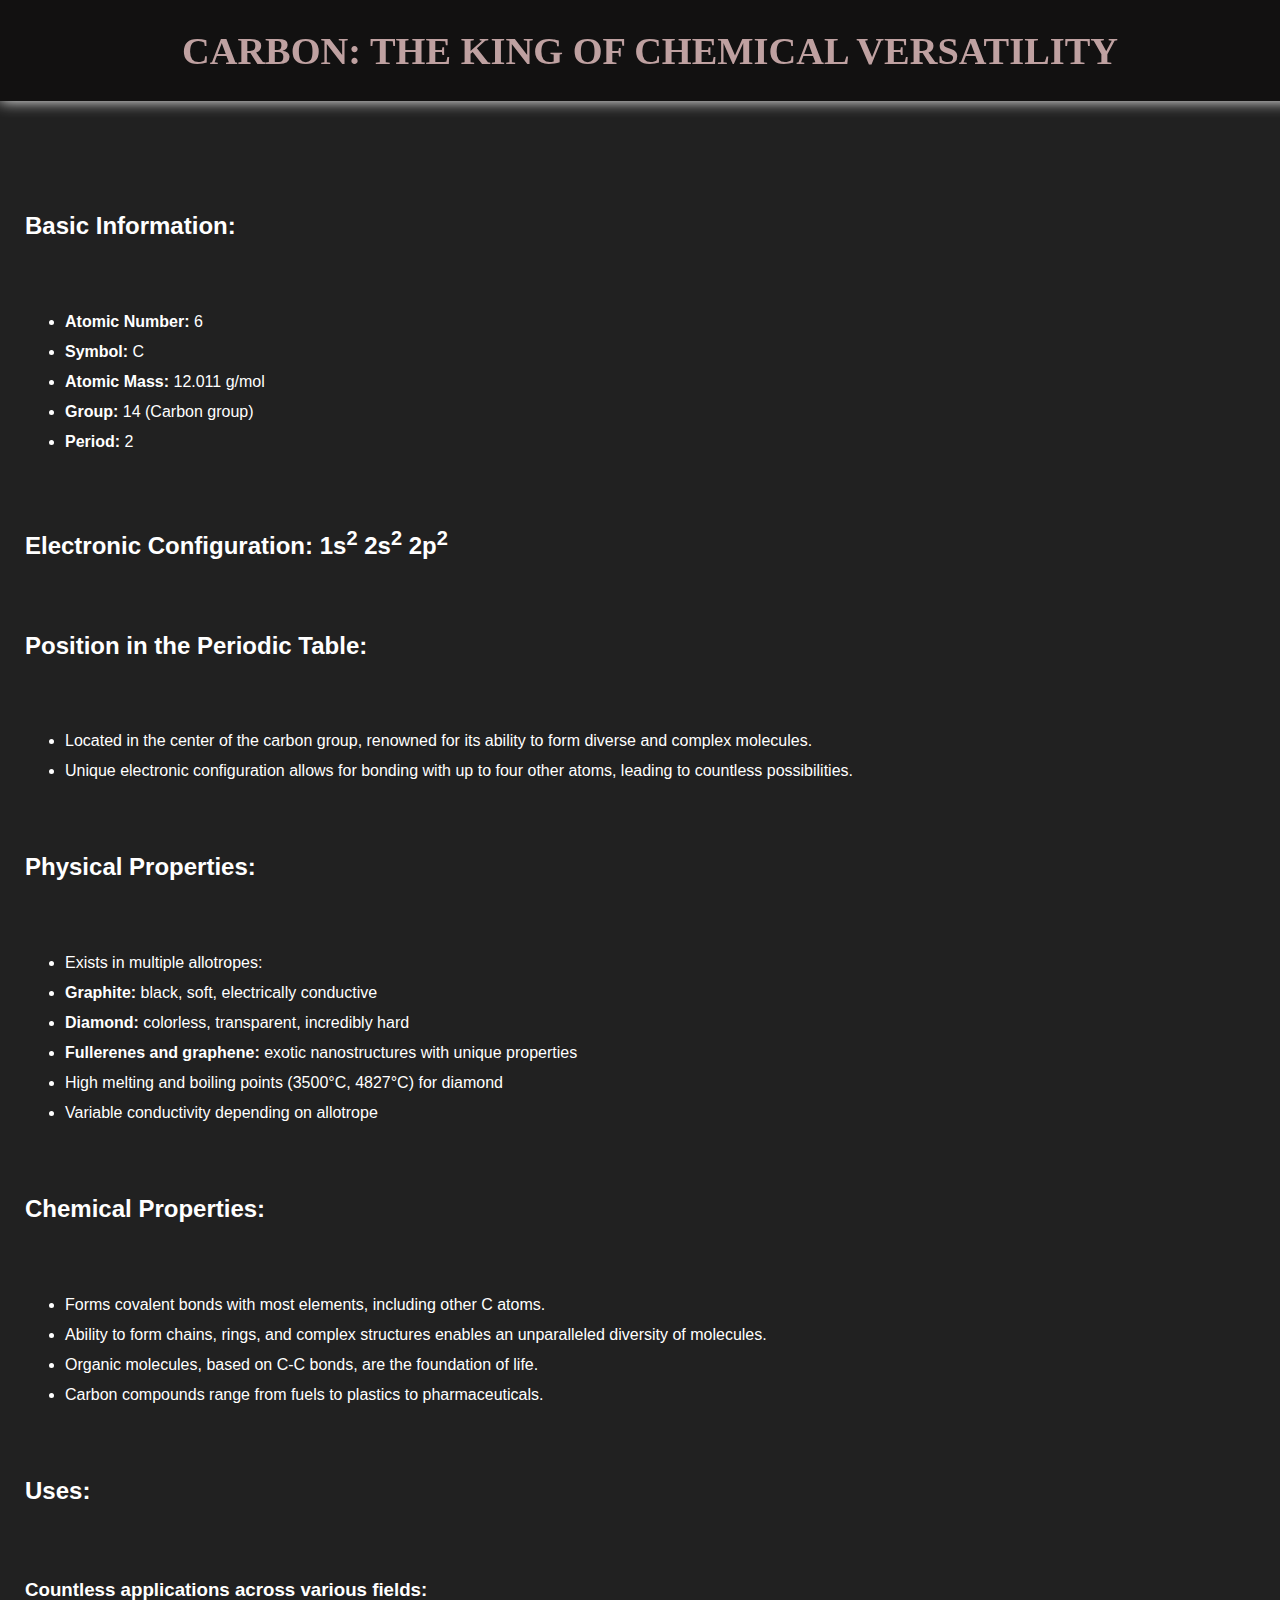
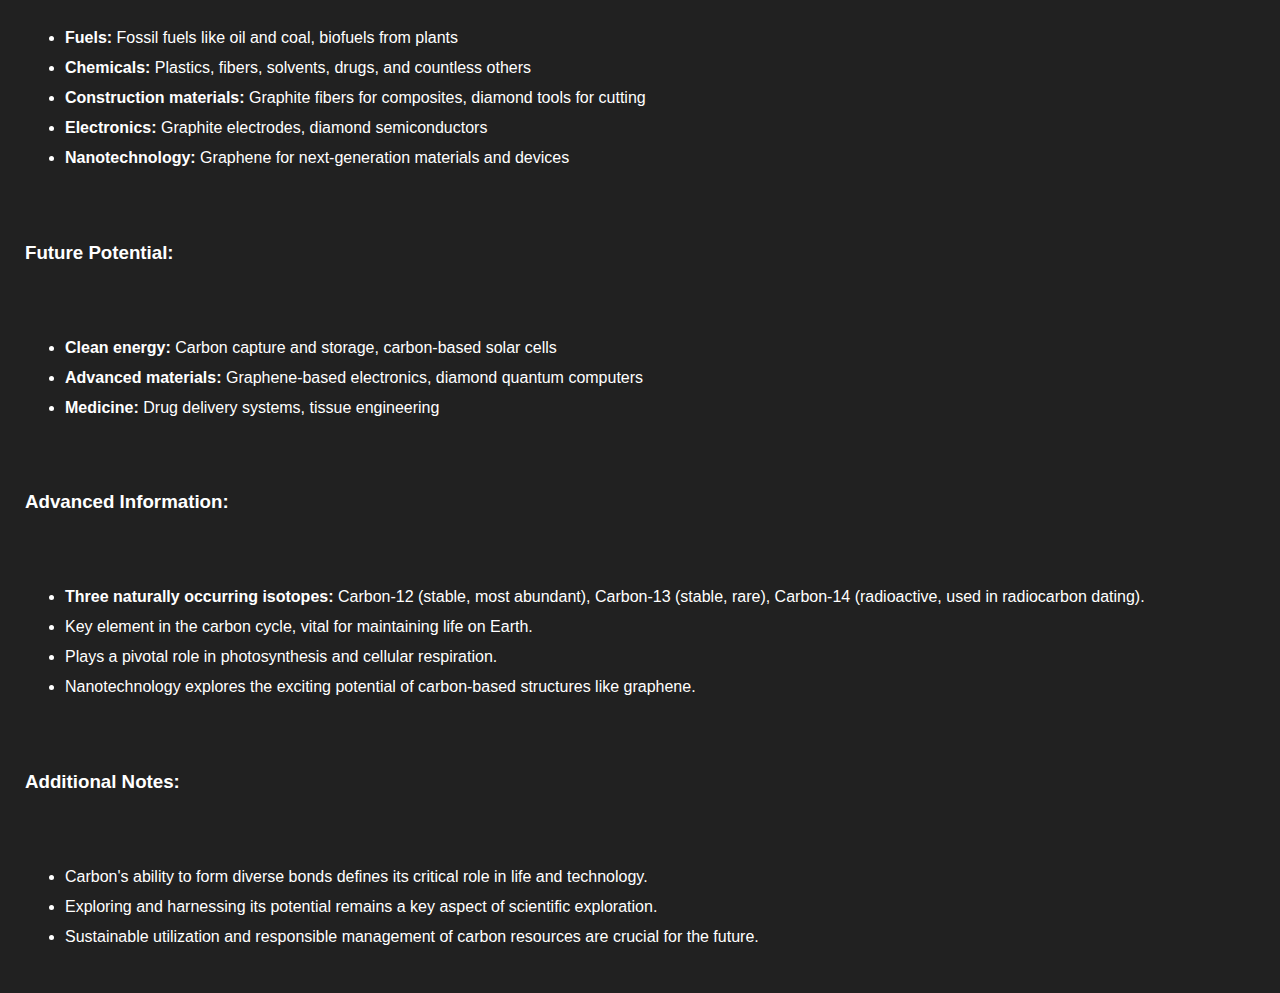
<file: n6carbon.html>
<!DOCTYPE html>
<html>
<head>
  <title>Carbon</title>
  <meta charset="UTF-8">
  <meta name="viewport" content="width=device-width, initial-scale=1.0">
  <link rel="stylesheet" href="elementstyle.css">
</head>
<body>
 <p>
  <header>
    <h1>CARBON: THE KING OF CHEMICAL VERSATILITY</h1>
  </header>
  <br><br><br><br><br>
  
  <h2>Basic Information:</h2>
  <br>
  <ul>
    <li><b>Atomic Number:</b> 6</li>
    <li><b>Symbol:</b> C</li>
    <li><b>Atomic Mass:</b> 12.011 g/mol</li>
    <li><b>Group:</b> 14 (Carbon group)</li>
    <li><b>Period:</b> 2</li>
  </ul>
  <br>
  
  <h2>Electronic Configuration: 1s<sup>2</sup> 2s<sup>2</sup> 2p<sup>2</sup></h2>
  <br>
  
  <h2>Position in the Periodic Table:</h2>
  <br>
  <ul>
    <li>Located in the center of the carbon group, renowned for its ability to form diverse and complex molecules.</li>
    <li>Unique electronic configuration allows for bonding with up to four other atoms, leading to countless possibilities.</li>
  </ul>
  <br>
  
  <h2>Physical Properties:</h2>
  <br>
  <ul>
    <li>Exists in multiple allotropes:</li>
    <li><b>Graphite:</b> black, soft, electrically conductive</li>
    <li><b>Diamond:</b> colorless, transparent, incredibly hard</li>
    <li><b>Fullerenes and graphene:</b> exotic nanostructures with unique properties</li>
    <li>High melting and boiling points (3500°C, 4827°C) for diamond</li>
    <li>Variable conductivity depending on allotrope</li>
  </ul>
  <br>
  
  <h2>Chemical Properties:</h2>
  <br>
  <ul>
    <li>Forms covalent bonds with most elements, including other C atoms.</li>
    <li>Ability to form chains, rings, and complex structures enables an unparalleled diversity of molecules.</li>
    <li>Organic molecules, based on C-C bonds, are the foundation of life.</li>
    <li>Carbon compounds range from fuels to plastics to pharmaceuticals.</li>
  </ul>
  <br>
  
  <h2>Uses:</h2>
  <br>
   <div>
     <h3>Countless applications across various fields:</h3>
     <ul>
       <li><b>Fuels:</b> Fossil fuels like oil and coal, biofuels from plants</li>
       <li><b>Chemicals:</b> Plastics, fibers, solvents, drugs, and countless others</li>
       <li><b>Construction materials:</b> Graphite fibers for composites, diamond tools for cutting</li>
       <li><b>Electronics:</b> Graphite electrodes, diamond semiconductors</li>
       <li><b>Nanotechnology:</b> Graphene for next-generation materials and devices</li>
     </ul>
  <br>
  
  <h3>Future Potential:</h3>
  <br>
  <ul>
    <li><b>Clean energy:</b> Carbon capture and storage, carbon-based solar cells</li>
    <li><b>Advanced materials:</b> Graphene-based electronics, diamond quantum computers</li>
    <li><b>Medicine:</b> Drug delivery systems, tissue engineering</li>
  </ul>
     <br>
  
  <h3>Advanced Information:</h3>
     <br>
  <ul>
    <li><b>Three naturally occurring isotopes:</b> Carbon-12 (stable, most abundant), Carbon-13 (stable, rare), Carbon-14 (radioactive, used in radiocarbon dating).</li>
    <li>Key element in the carbon cycle, vital for maintaining life on Earth.</li>
    <li>Plays a pivotal role in photosynthesis and cellular respiration.</li>
    <li>Nanotechnology explores the exciting potential of carbon-based structures like graphene.</li>
  </ul>
     <br>
  
  <h3>Additional Notes:</h3>
     <br>
  <ul>
    <li>Carbon's ability to form diverse bonds defines its critical role in life and technology.</li>
    <li>Exploring and harnessing its potential remains a key aspect of scientific exploration.</li>
    <li>Sustainable utilization and responsible management of carbon resources are crucial for the future.</li>
  </ul>
     
   </div>
 </p>
 </body>
</html>
</file>
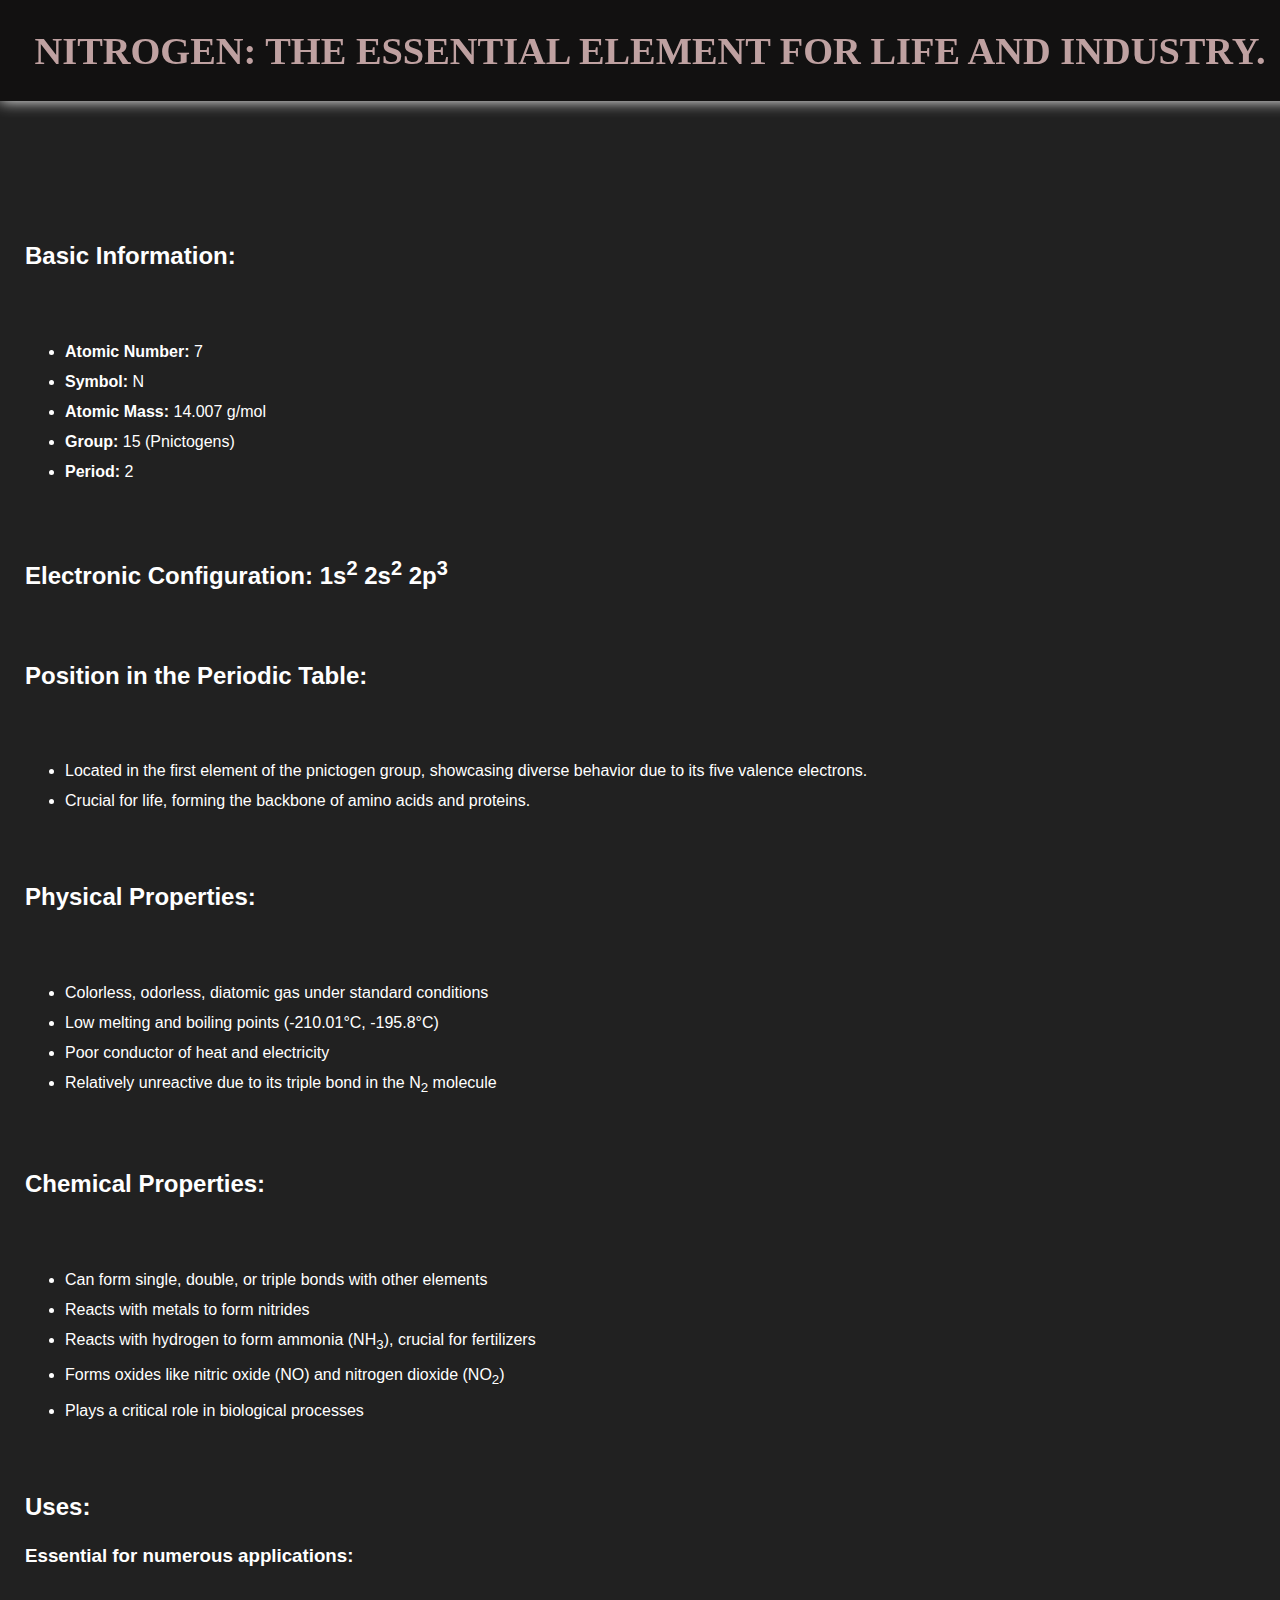
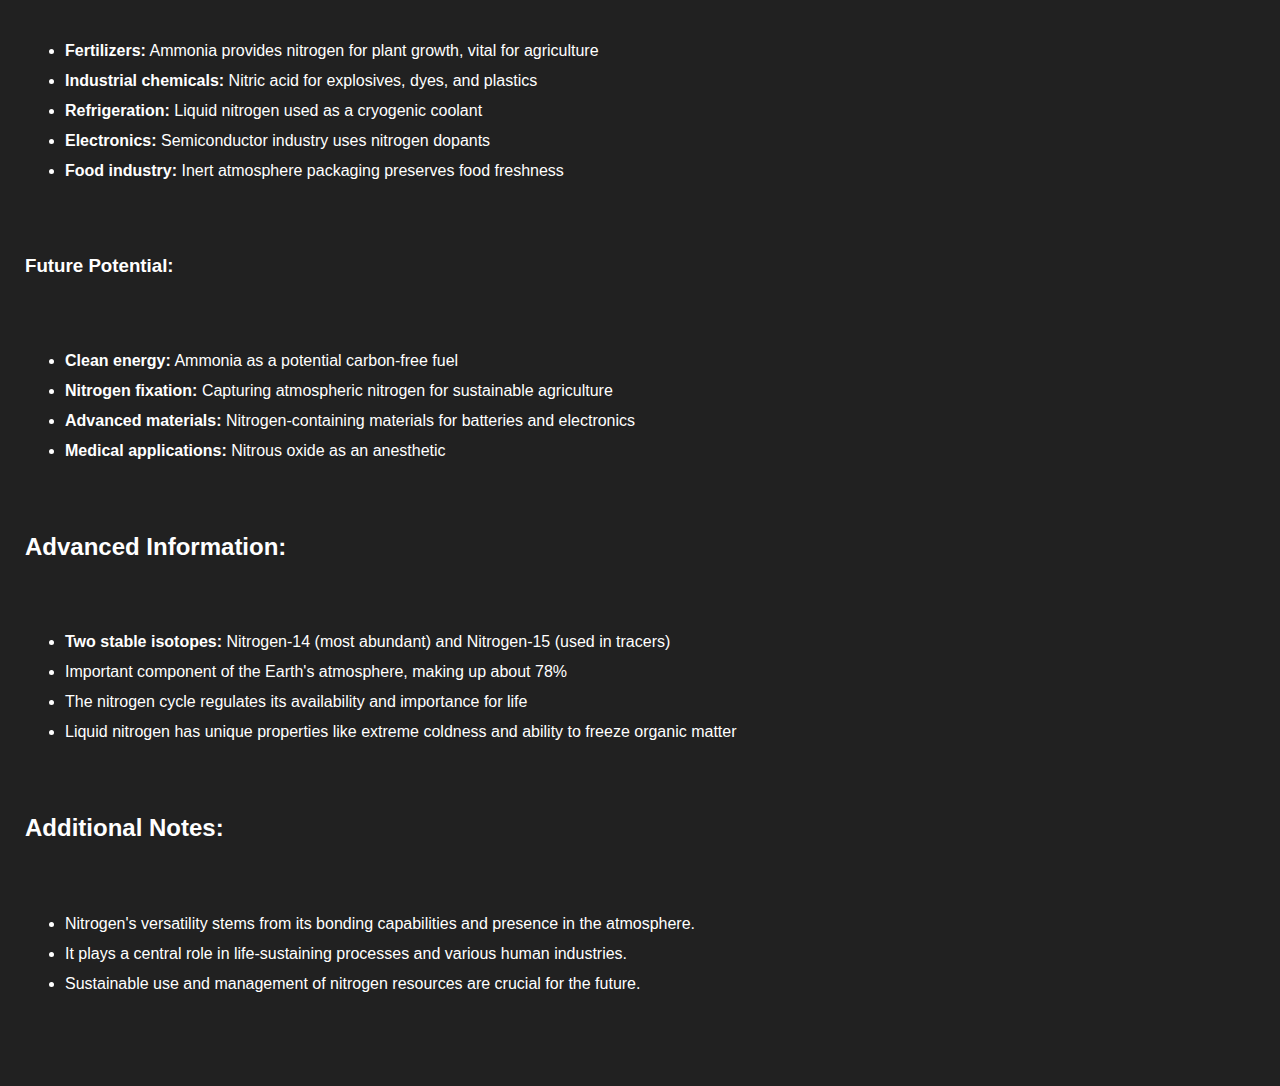
<file: n7nitrogen.html>
<!DOCTYPE html>
<html>
<head>
  <title>Carbon</title>
  <meta charset="UTF-8">
  <meta name="viewport" content="width=device-width, initial-scale=1.0">
  <link rel="stylesheet" href="elementstyle.css">
</head>
<body>
 <p>
   <header><h1>NITROGEN: THE ESSENTIAL ELEMENT FOR LIFE AND INDUSTRY.</h1></header>
   <br><br><br><br><br>
  <br>

<h2>Basic Information:</h2>
  <br>
    <ul>

     <li><b>Atomic Number:</b> 7</li>
     <li><b>Symbol:</b> N</li>
     <li><b>Atomic Mass:</b> 14.007 g/mol</li>
     <li><b>Group:</b> 15 (Pnictogens)</li>
     <li><b>Period:</b> 2</li>
    </ul>
  <br>

<h2>Electronic Configuration: 1s<sup>2</sup> 2s<sup>2</sup> 2p<sup>3</sup></h2>
<br>
<h2>Position in the Periodic Table:</h2>
  <br>
    <ul>

     <li>Located in the first element of the pnictogen group, showcasing diverse behavior due to its five valence electrons.</li>
     <li>Crucial for life, forming the backbone of amino acids and proteins.</li>
    </ul>
  <br>

<h2>Physical Properties:</h2>
  <br>
   <ul>
      <li>Colorless, odorless, diatomic gas under standard conditions</li>
      <li>Low melting and boiling points (-210.01°C, -195.8°C)</li>
      <li>Poor conductor of heat and electricity</li>
      <li>Relatively unreactive due to its triple bond in the N<sub>2</sub> molecule</li>
   </ul>
  <br>

<h2>Chemical Properties:</h2>
  <br>
   <ul>
     <li>Can form single, double, or triple bonds with other elements</li>
     <li>Reacts with metals to form nitrides</li>
     <li>Reacts with hydrogen to form ammonia (NH<sub>3</sub>), crucial for fertilizers</li>
     <li>Forms oxides like nitric oxide (NO) and nitrogen dioxide (NO<sub>2</sub>)</li>
     <li>Plays a critical role in biological processes</li>
   </ul>
  <br>


<h2>Uses:</h2
<br>
  <div>

 <h3>Essential for numerous applications:</h3>
  <br>
    <ul>
     <li><b>Fertilizers:</b> Ammonia provides nitrogen for plant growth, vital for agriculture</li>
     <li><b>Industrial chemicals:</b> Nitric acid for explosives, dyes, and plastics</li>
     <li><b>Refrigeration:</b> Liquid nitrogen used as a cryogenic coolant</li>
     <li><b>Electronics:</b> Semiconductor industry uses nitrogen dopants</li>
     <li><b>Food industry:</b> Inert atmosphere packaging preserves food freshness</li>
    </ul>
  <br>

<h3>Future Potential:</h3>
  <br>
  <ul>
     <li><b>Clean energy:</b> Ammonia as a potential carbon-free fuel</li>
     <li><b>Nitrogen fixation:</b> Capturing atmospheric nitrogen for sustainable agriculture</li>
     <li><b>Advanced materials:</b> Nitrogen-containing materials for batteries and electronics</li>
     <li><b>Medical applications:</b> Nitrous oxide as an anesthetic</li>
  </ul>
  </div>
  <br>


<h2>Advanced Information:</h2>
  <br>
   <ul>
     <li><b>Two stable isotopes:</b> Nitrogen-14 (most abundant) and Nitrogen-15 (used in tracers)</li>
     <li>Important component of the Earth's atmosphere, making up about 78%</li>
     <li>The nitrogen cycle regulates its availability and importance for life</li>
     <li>Liquid nitrogen has unique properties like extreme coldness and ability to freeze organic matter</li>
   </ul>
  <br>


<h2>Additional Notes:</h2>
  <br>
  <ul>
     <li>Nitrogen's versatility stems from its bonding capabilities and presence in the atmosphere.</li>
     <li>It plays a central role in life-sustaining processes and various human industries.</li>
     <li>Sustainable use and management of nitrogen resources are crucial for the future.</li>
  </ul>
  <br>

   </p>
 </body>
</html>
</file>
<file: elementstyle.css>
body{
  background-color: #212121;
  font-family: 'Roboto', sans-serif;
  font-size: 16px;
  margin: 5px;
  padding: 20px;
  color:white;
  line-height: 30px;
}

header{
  background-color: #121111;
  padding: 10px;
  text-align: center;
  font-size: 1.5vw;
  font-weight: bold;
  color: #bfa1a1;
  font-family:Georgia, 'Times New Roman', Times, serif;
  z-index: 2px;
  box-shadow: 0 0 0.9rem #ffffff;
  position: fixed;
  width: 100%;
  top:0px;
  left:0px;
  margin-top: 0px;
  margin-left: 0px;
}
</file>
